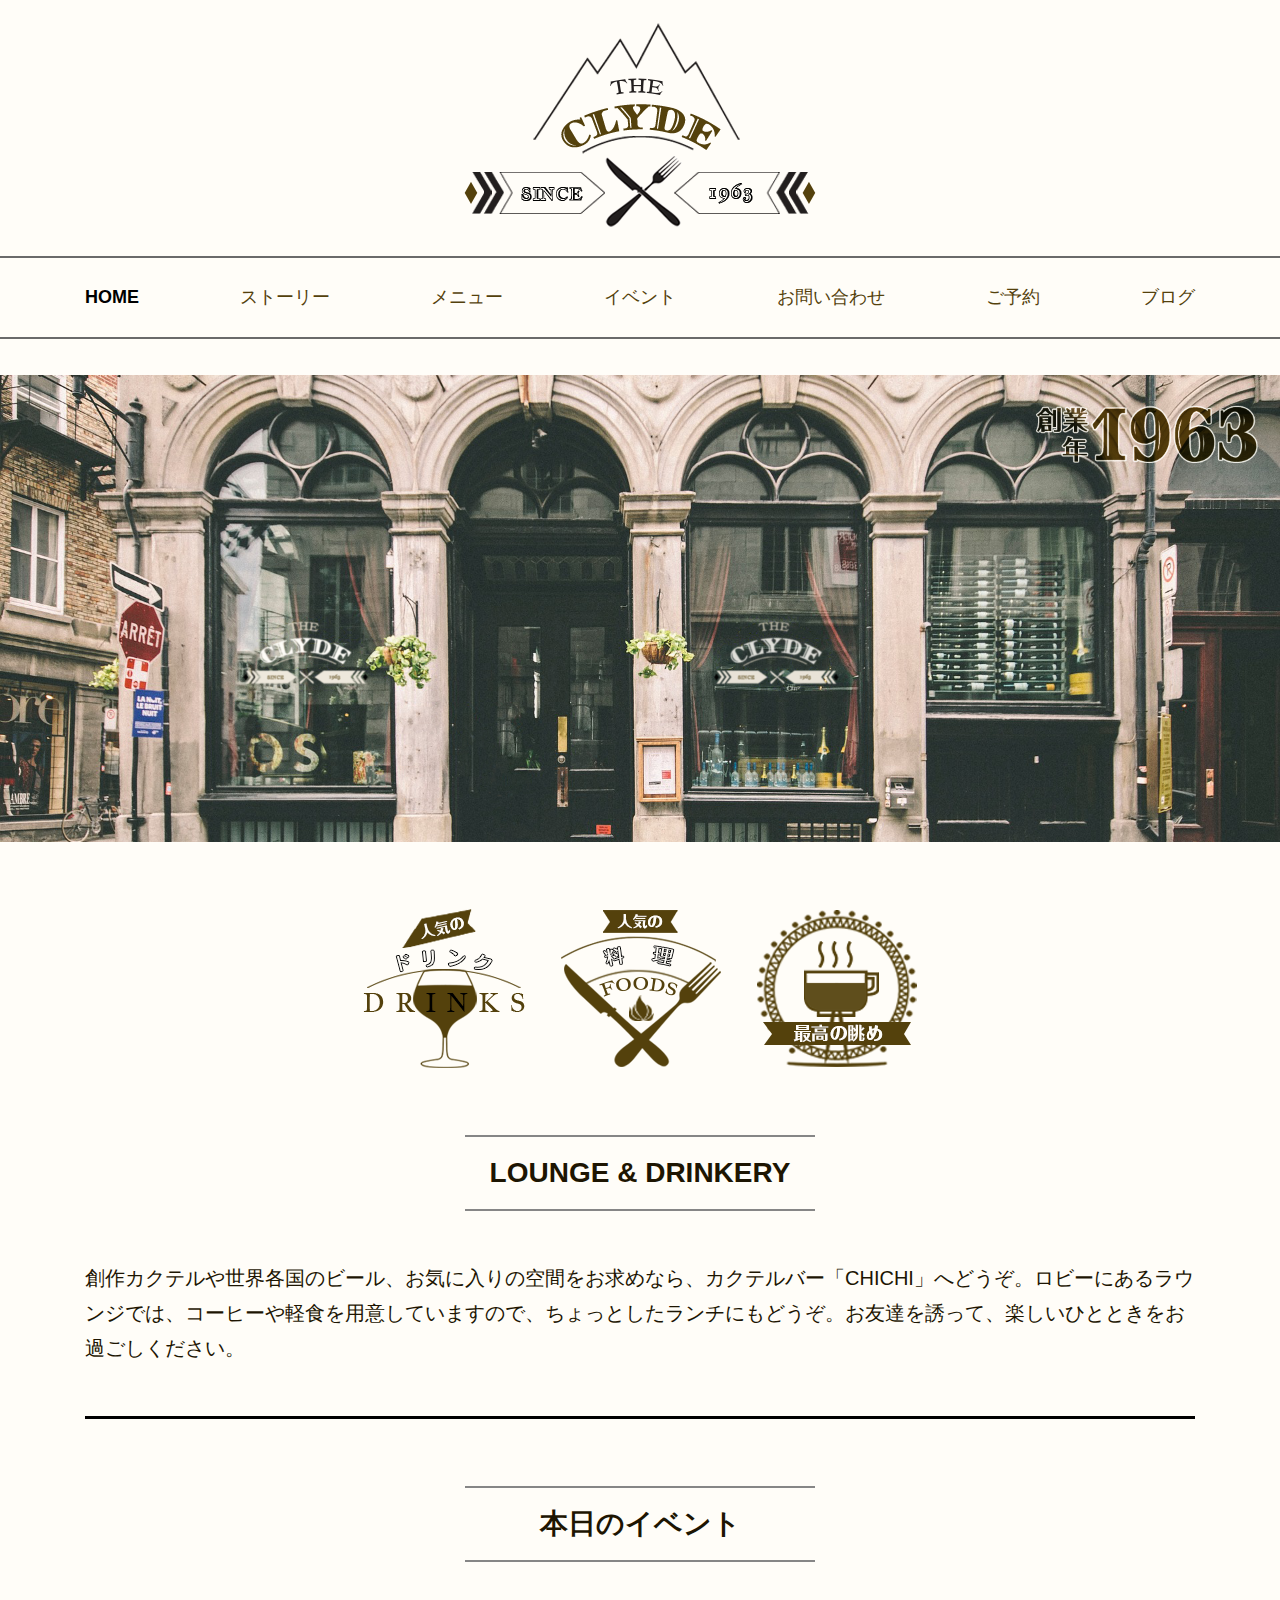
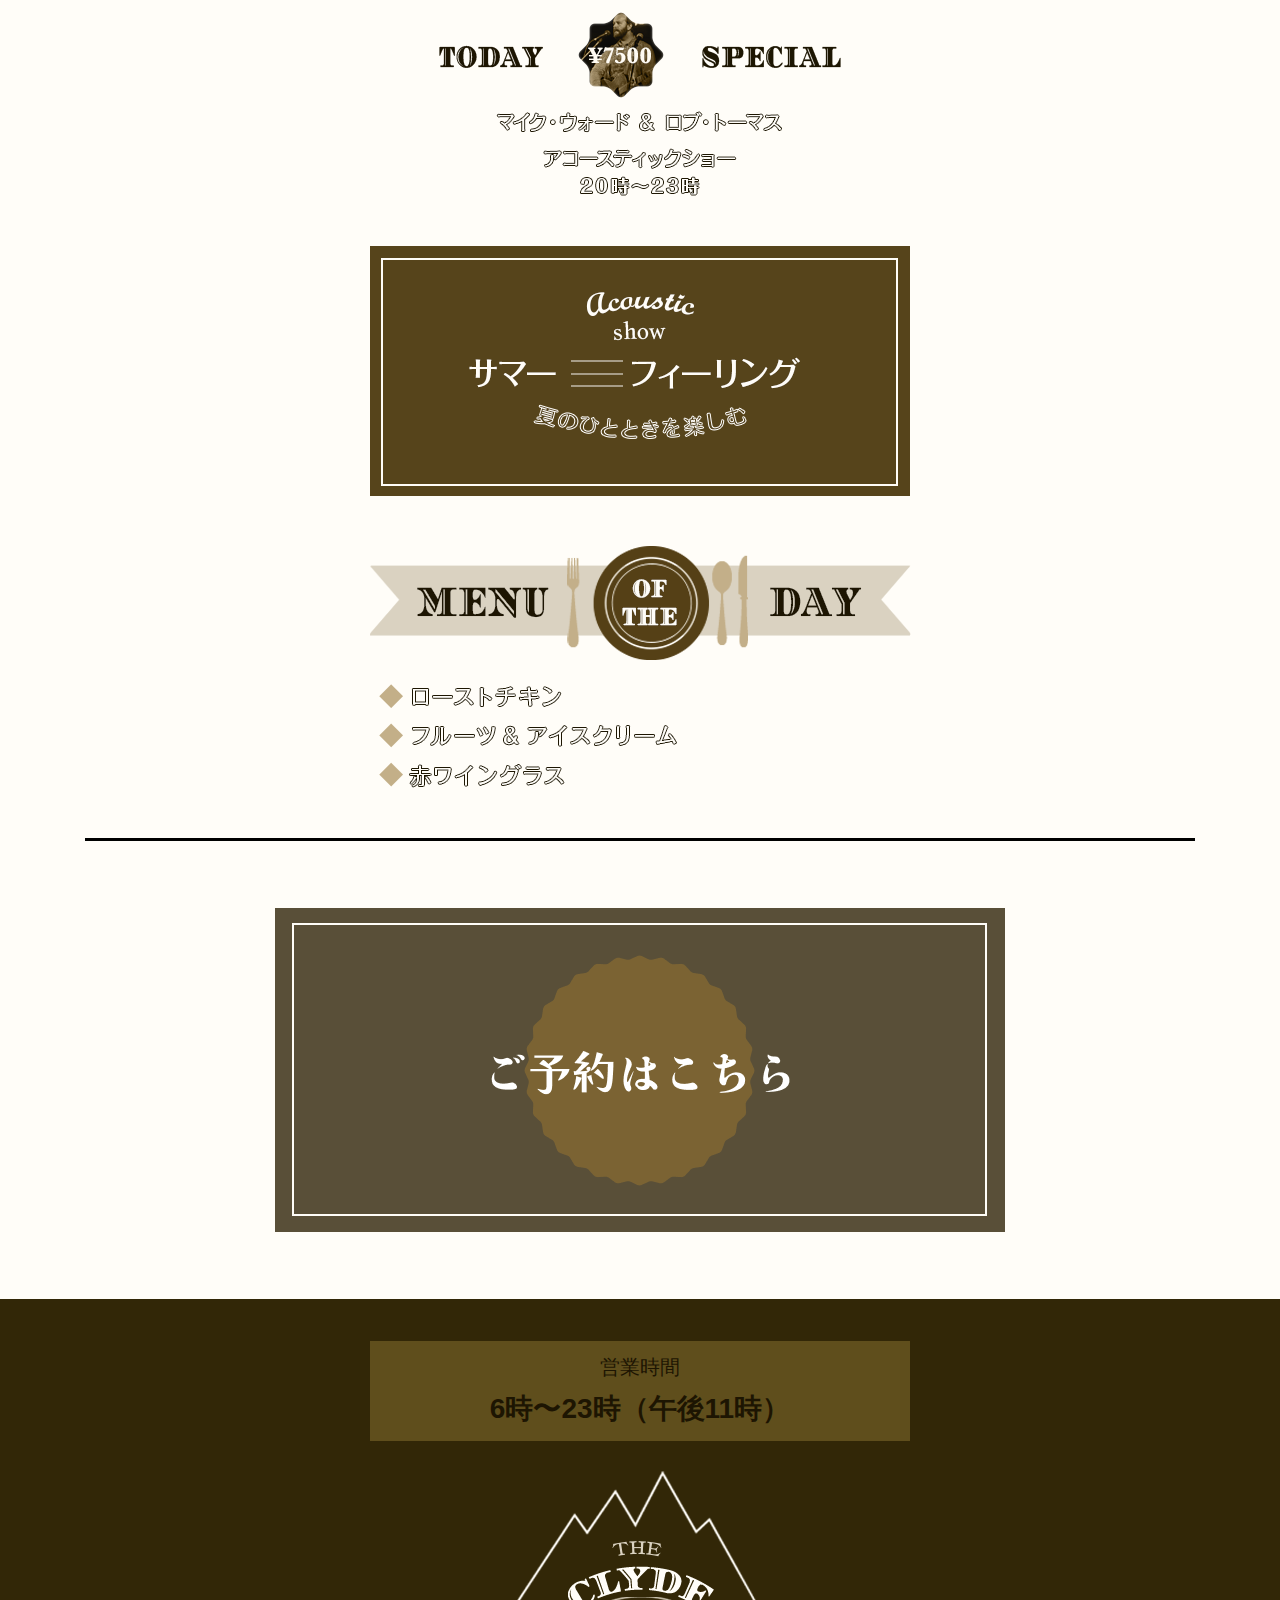
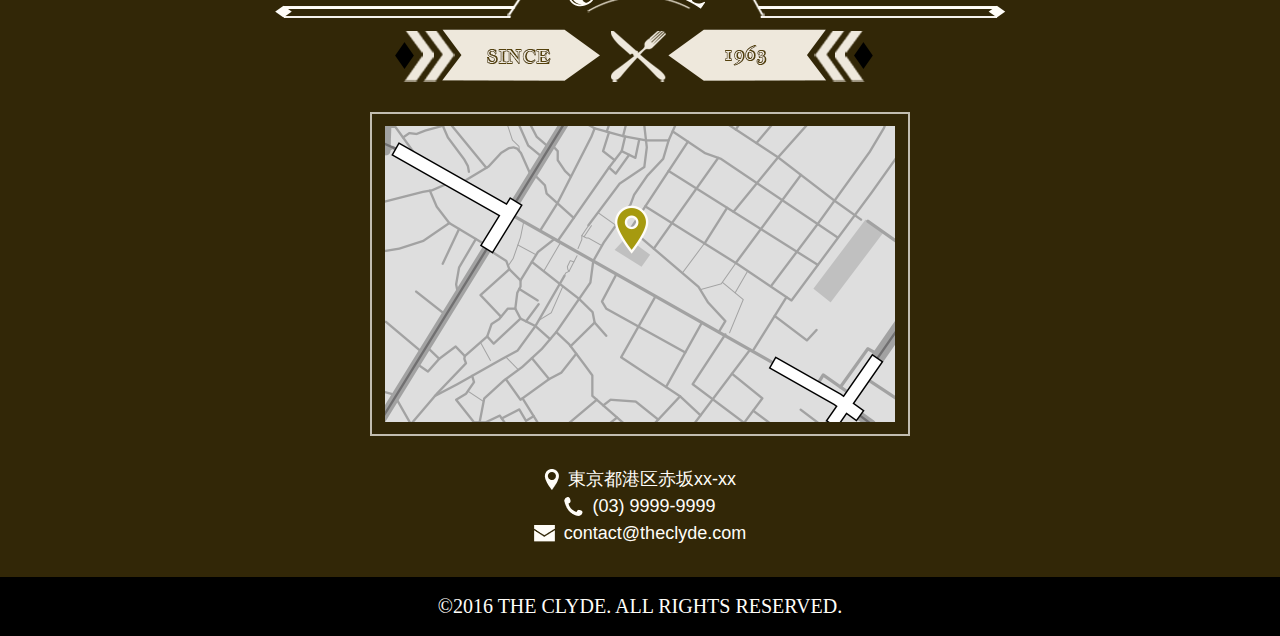
<file: index.html>
<!DOCTYPE html>
<html lang="ja">
<head>
  <meta charset="UTF-8">
  <title>The Clyde</title>
  <link rel="icon" href="favicon.png" type="image/png">
  <link rel="apple-touch-icon" href="favicon.png">
  <link rel="stylesheet" href="css/reset.css">
  <link rel="stylesheet" href="css/style.css">
</head>
<body>
  <header>
    <h1><a href="index.html"><img src="img/logo.png" alt="The Clyde"></a></h1>
    <nav>
      <ul>
        <li class="active"><a href="index.html">HOME</a></li>
        <li><a href="#">ストーリー</a></li>
        <li><a href="#">メニュー</a></li>
        <li><a href="#">イベント</a></li>
        <li><a href="#">お問い合わせ</a></li>
        <li><a href="#">ご予約</a></li>
        <li><a href="#">ブログ</a></li>
      </ul>
    </nav>
  </header>
  <p class="visual"><img src="img/since1963.png" alt="創業1963年"></p>
  <main>
    <section class="lounge">
      <ul>
        <li><img src="img/popular_drinks.png" alt="人気のドリンク"></li>
        <li><img src="img/popular_foods.png" alt="人気の料理"></li>
        <li><img src="img/perfect_views.png" alt="最高の眺め"></li>
      </ul>
      <h2>LOUNGE &amp; DRINKERY</h2>
      <p>創作カクテルや世界各国のビール、お気に入りの空間をお求めなら、カクテルバー「CHICHI」へどうぞ。ロビーにあるラウンジでは、コーヒーや軽食を用意していますので、ちょっとしたランチにもどうぞ。お友達を誘って、楽しいひとときをお過ごしください。</p>
    </section>
    <section class="event">
      <h2>本日のイベント</h2>
      <ul>
        <li><img src="img/today_special.png" alt="Today Special"></li>
        <li><img src="img/summer_feeling.png" alt="Accoustic show サマーフィーリング"></li>
        <li><img src="img/menu_day.png" alt="Menu of the day"></li>
      </ul>
    </section>
    <aside>
      <p><a href="#"><img src="img/reserve.png" alt="ご予約はこちら"></a></p>
    </aside>
  </main>
  <footer>
    <section>
      <h2>営業時間</h2>
      <p>6時〜23時（午後11時）</p>
    </section>
    <p class="map"><img src="img/footer_logo.png" alt="The Clyde"></p>
    <p class="map"><img src="img/map.png" alt="地図"></p>
    <address>
      <img src="img/map_icon.png" alt="">東京都港区赤坂xx-xx<br>
      <img src="img/tel_icon.png" alt="">(03) 9999-9999<br>
      <img src="img/email_icon.png" alt="">contact@theclyde.com
    </address>
    <p class="copyright"><small>&copy;2016 THE CLYDE. ALL RIGHTS RESERVED.</small></p>
  </footer>
</body>
</html>
</file>
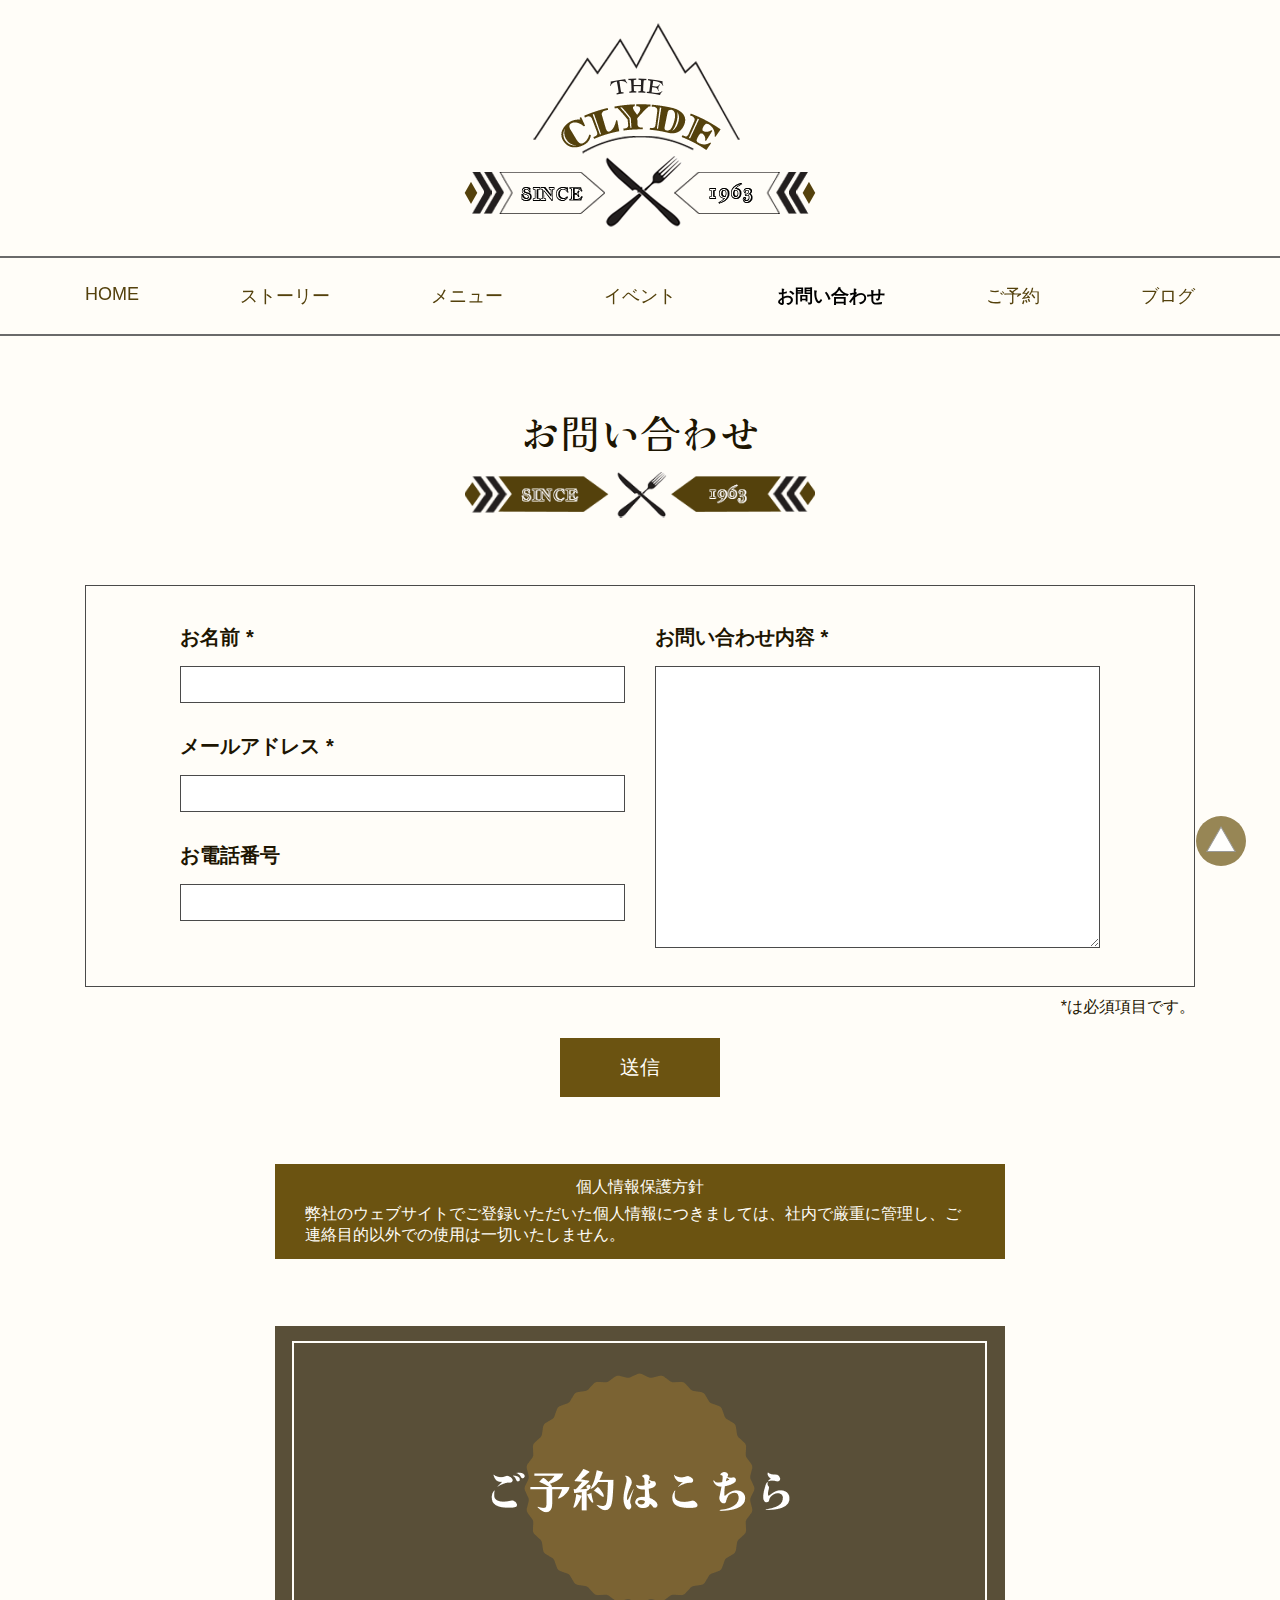
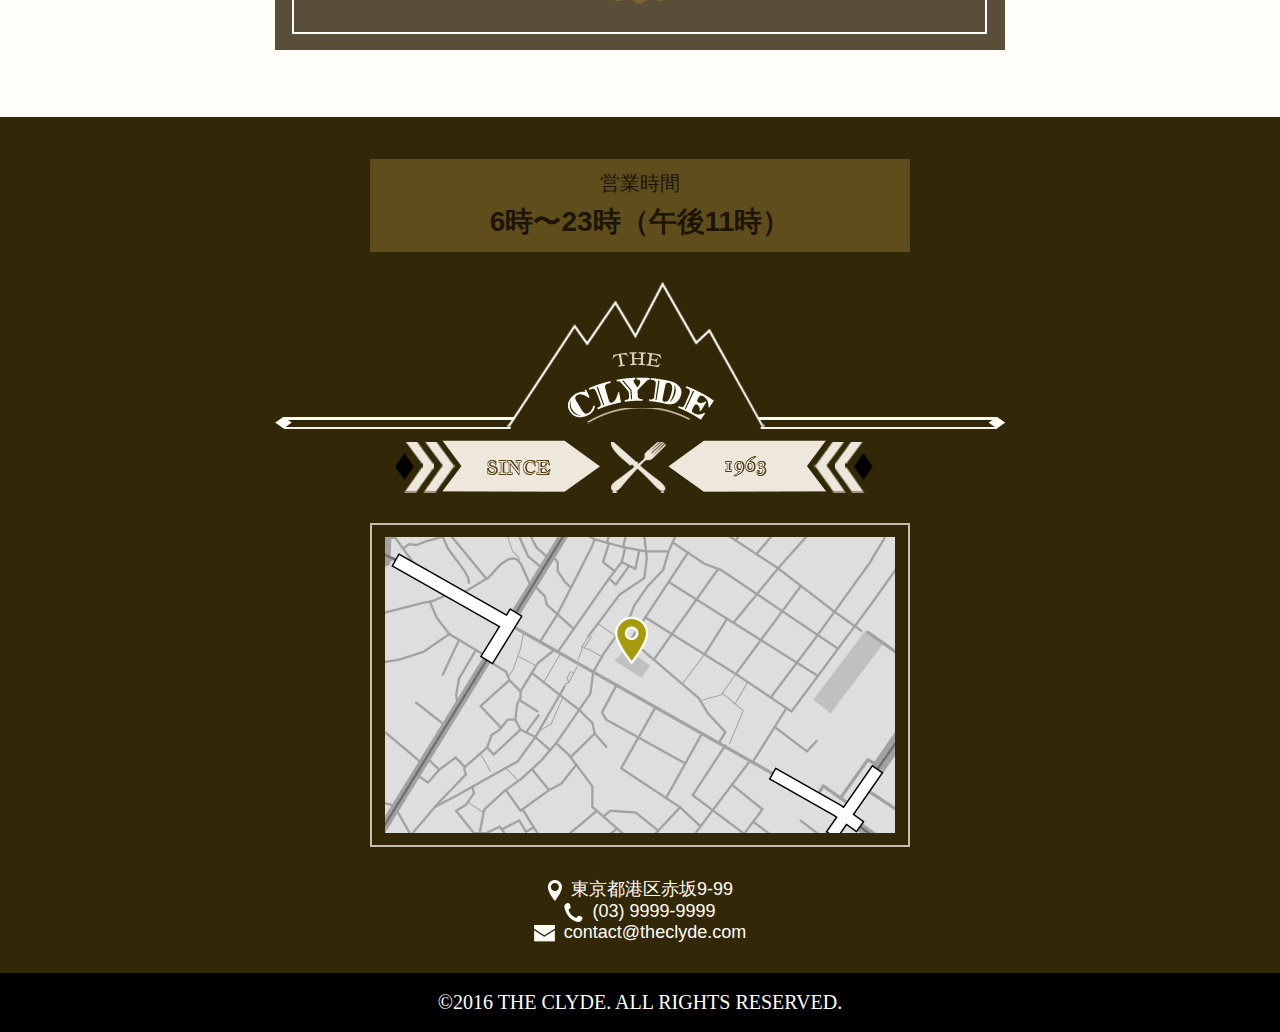
<file: contact.html>
<!DOCTYPE html>
<html lang="ja">
<head>
  <!-- Google Tag Manager -->
  <script>(function (w, d, s, l, i) {
      w[l] = w[l] || []; w[l].push({
        'gtm.start':
          new Date().getTime(), event: 'gtm.js'
      }); var f = d.getElementsByTagName(s)[0],
        j = d.createElement(s), dl = l != 'dataLayer' ? '&l=' + l : ''; j.async = true; j.src =
          'https://www.googletagmanager.com/gtm.js?id=' + i + dl; f.parentNode.insertBefore(j, f);
    })(window, document, 'script', 'dataLayer', 'GTM-KMJ772T6');</script>
  <!-- End Google Tag Manager -->
  <meta charset="UTF-8">
  <meta name="viewport" content="width=device-width,initial-scale=1.0">
  <meta name="robots" content="noindex, nofollow">
  <title>お問い合わせ - The Clyde</title>
  <link rel="icon" href="favicon.png" type="image/png">
  <link rel="apple-touch-icon" href="favicon.png">
  <link rel="stylesheet" href="css/reset.css">
  <link rel="stylesheet" href="css/contact.css">
</head>
<body id="top">
  <!-- Google Tag Manager (noscript) -->
  <noscript><iframe src="https://www.googletagmanager.com/ns.html?id=GTM-KMJ772T6" height="0" width="0" style="display:none;visibility:hidden"></iframe></noscript>
  <!-- End Google Tag Manager (noscript) -->
  <header>
    <h1><a href="index.html"><img src="img/logo.png" alt="The Clyde"></a></h1>
  </header>
  <nav>
    <ul class="container">
      <li><a href="index.html">HOME</a></li>
      <li><a href="#">ストーリー</a></li>
      <li><a href="menu.html">メニュー</a></li>
      <li><a href="#">イベント</a></li>
      <li class="active"><a href="contact.html">お問い合わせ</a></li>
      <li><a href="#">ご予約</a></li>
      <li><a href="#">ブログ</a></li>
    </ul>
  </nav>
  <main class="container">
    <article>
      <h1>お問い合わせ</h1>
      <form action="#" method="post">
        <div class="flex">
          <div class="left">
            <fieldset>
              <legend>お名前 *</legend>
              <p><input type="text" required></p>
            </fieldset>
            <fieldset>
              <legend>メールアドレス *</legend>
              <p><input type="email" required></p>
            </fieldset>
            <fieldset>
              <legend>お電話番号</legend>
              <p><input type="tel"></p>
            </fieldset>
          </div>
          <div class="right">
            <fieldset>
              <legend>お問い合わせ内容 *</legend>
              <p><textarea></textarea></p>
            </fieldset>
          </div>
        </div>
        <aside>
          <p>*は必須項目です。</p>
        </aside>
        <p><button>送信</button></p>
      </form>
      <section>
        <h2>個人情報保護方針</h2>
        <p>弊社のウェブサイトでご登録いただいた個人情報につきましては、社内で厳重に管理し、ご連絡目的以外での使用は一切いたしません。</p>
      </section>
    </article>
    <aside>
      <p><a href="#"><img src="img/reserve.png" alt="ご予約はこちら"></a></p>
    </aside>
  </main>
  <footer>
    <section>
      <h2>営業時間</h2>
      <p>6時〜23時（午後11時）</p>
    </section>
    <p class="map"><img src="img/footer_logo.png" alt="The Clyde"></p>
    <p class="map"><img src="img/map.png" alt="地図"></p>
    <address>
      <img src="img/map_icon.png" alt="">東京都港区赤坂9-99<br>
      <img src="img/tel_icon.png" alt="">(03) 9999-9999<br>
      <img src="img/email_icon.png" alt="">contact@theclyde.com
    </address>
    <p class="pagetop"><a href="#top"><img src="img/pagetop.svg" alt="ページトップへ"></a></p>
    <p class="copyright">
      <small>
        &copy;2016 THE CLYDE.
        <span>ALL RIGHTS RESERVED.</span>
      </small>
    </p>
  </footer>
</body>
</html>
</file>
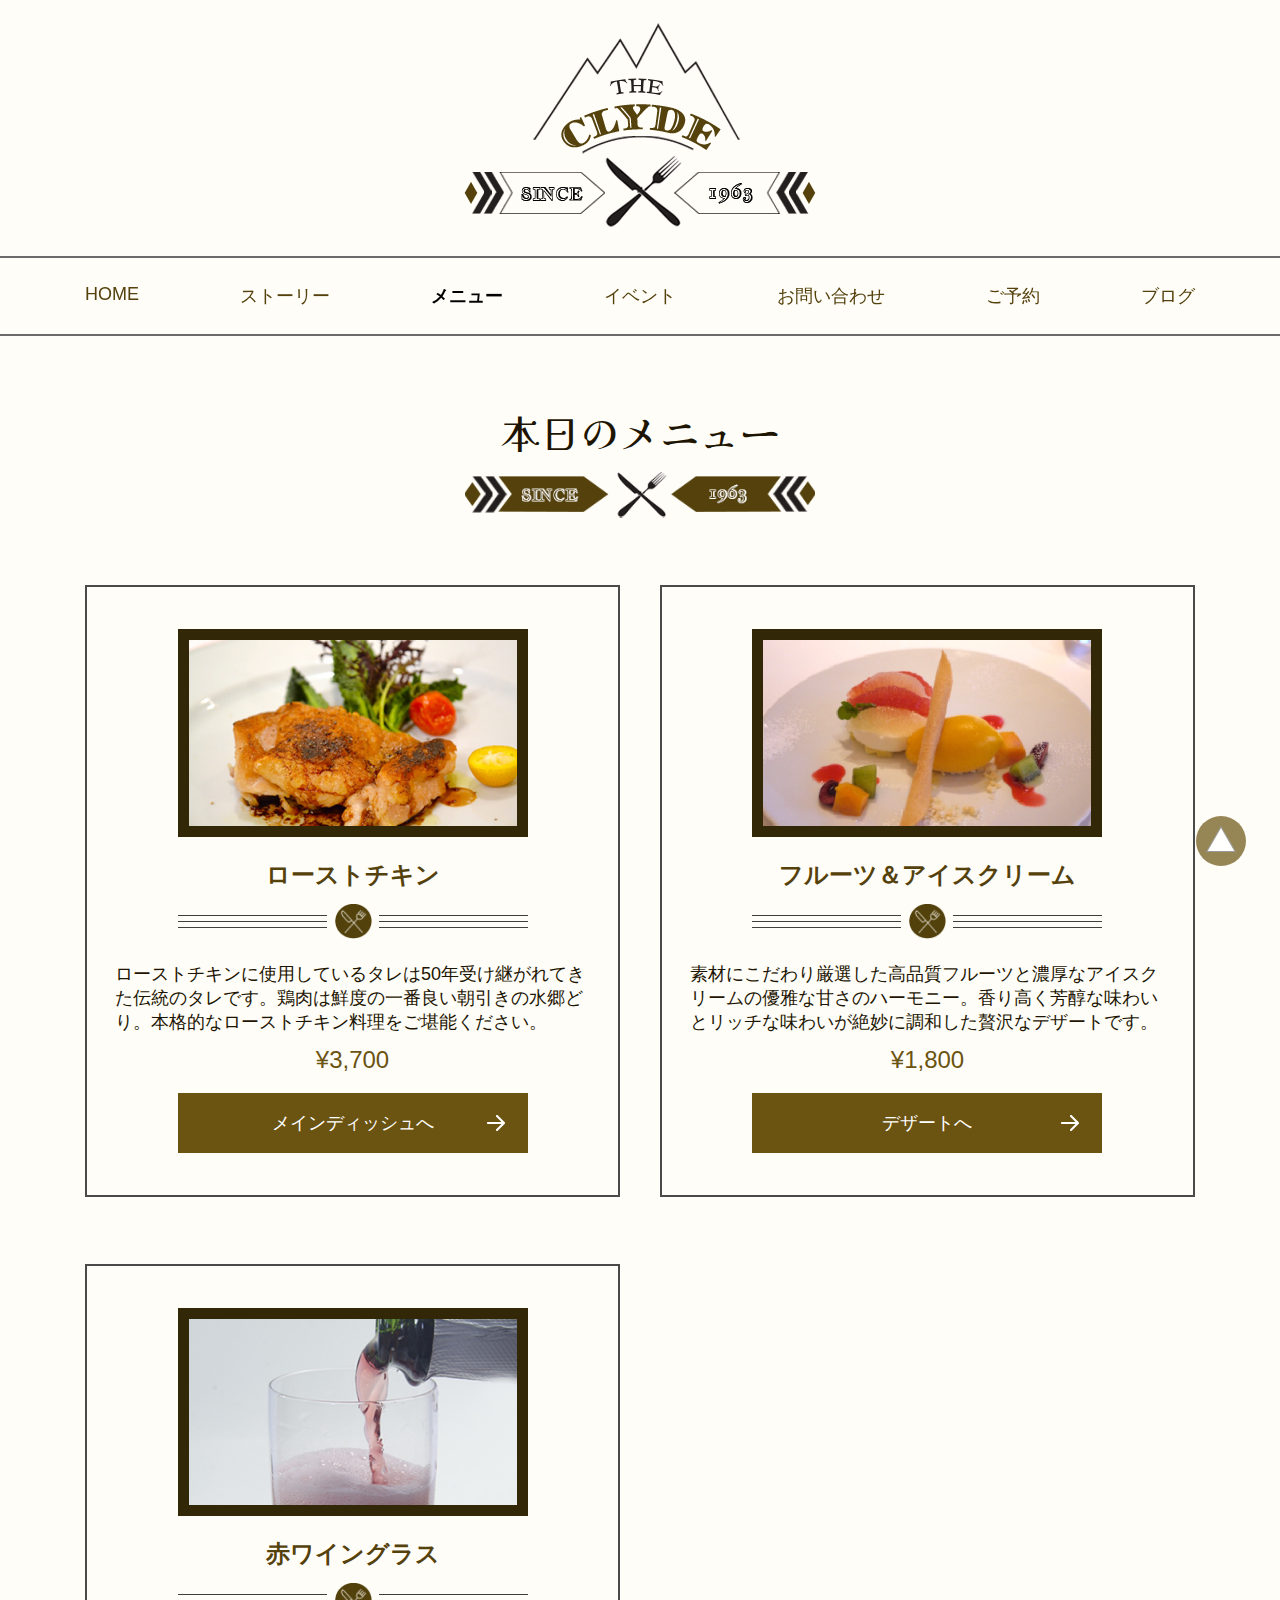
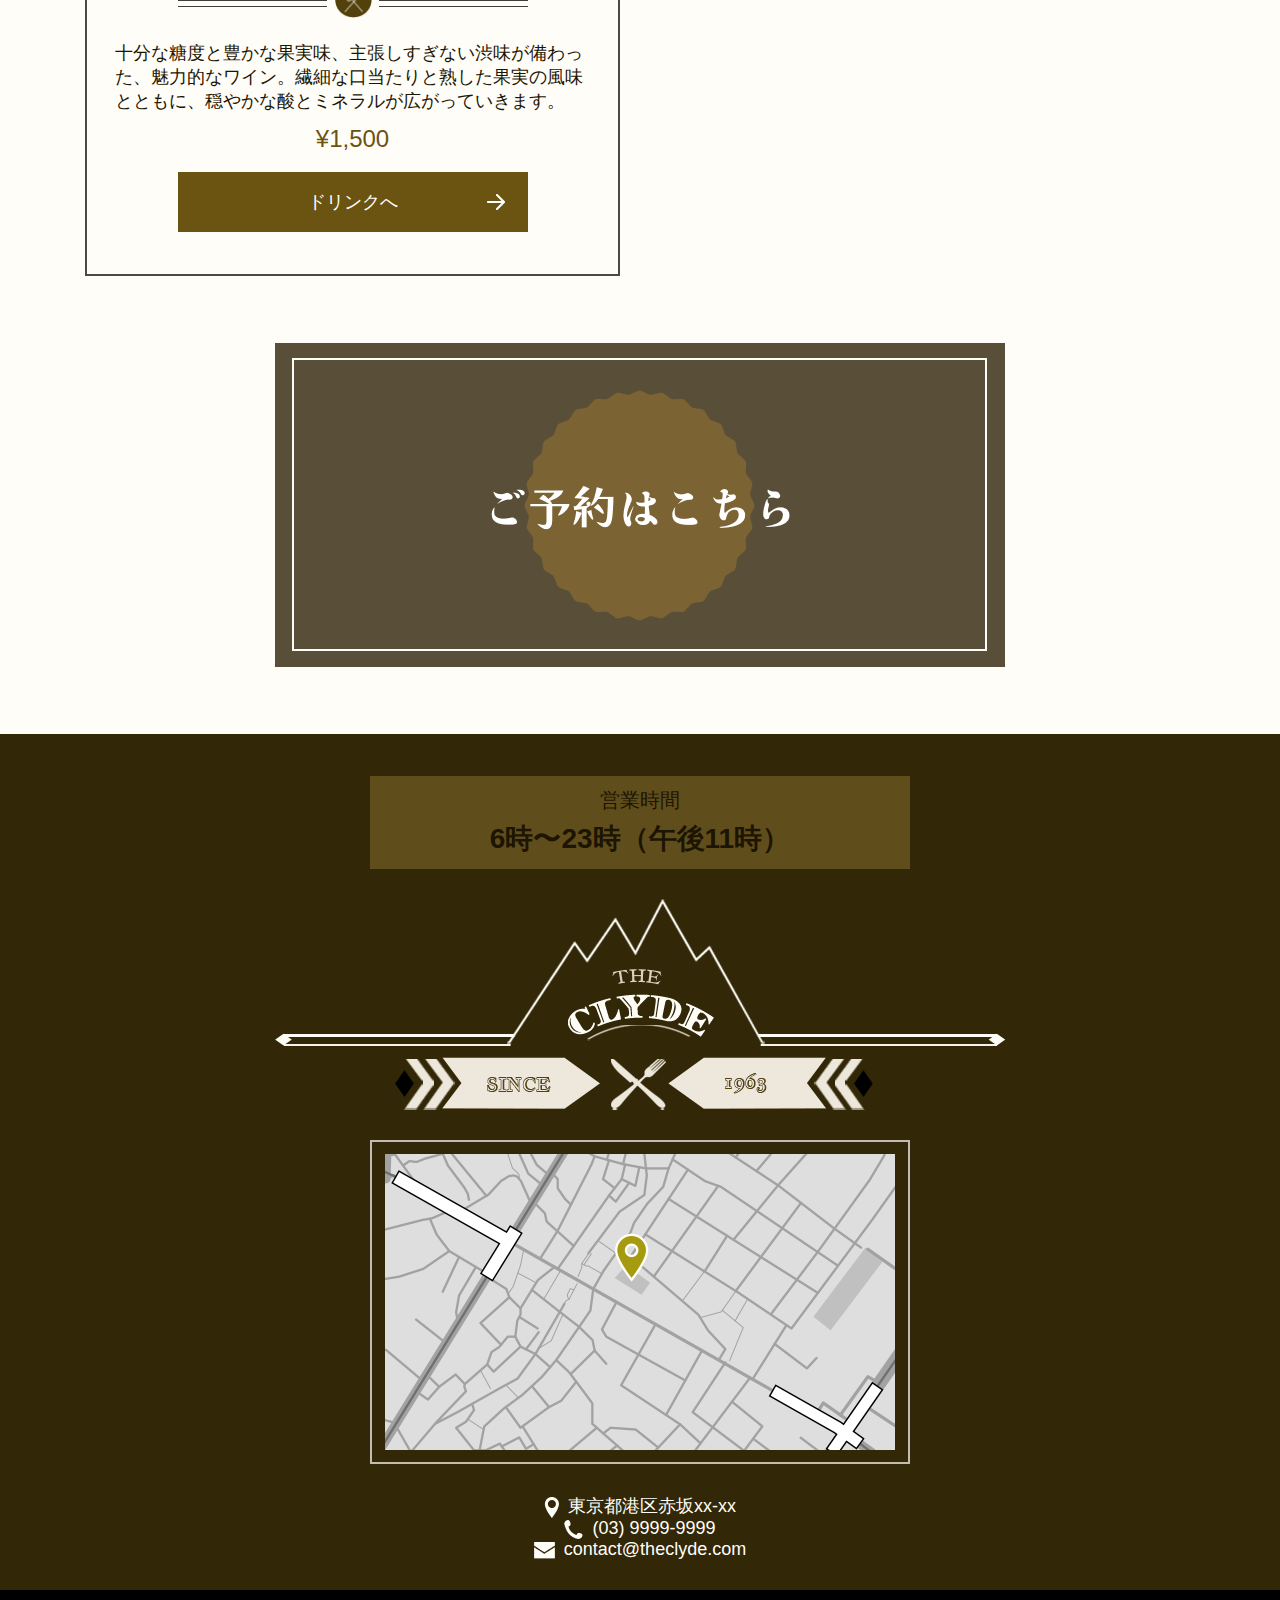
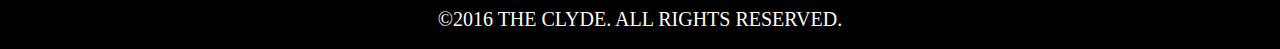
<file: menu.html>
<!DOCTYPE html>
<html lang="ja">
<head>
  <!-- Google Tag Manager -->
  <script>(function (w, d, s, l, i) {
      w[l] = w[l] || []; w[l].push({
        'gtm.start':
          new Date().getTime(), event: 'gtm.js'
      }); var f = d.getElementsByTagName(s)[0],
        j = d.createElement(s), dl = l != 'dataLayer' ? '&l=' + l : ''; j.async = true; j.src =
          'https://www.googletagmanager.com/gtm.js?id=' + i + dl; f.parentNode.insertBefore(j, f);
    })(window, document, 'script', 'dataLayer', 'GTM-KMJ772T6');</script>
  <!-- End Google Tag Manager -->
  <meta charset="UTF-8">
  <meta name="viewport" content="width=device-width, initial-scale=1.0">
  <meta name="robots" content="noindex, nofollow">
  <title>本日のメニュー - The Clyde</title>
  <link rel="icon" href="favicon.png" type="image/png">
  <link rel="apple-touch-icon" href="favicon.png">
  <link rel="stylesheet" href="css/reset.css">
  <link rel="stylesheet" href="css/menu.css">
</head>
<body id="top">
  <!-- Google Tag Manager (noscript) -->
  <noscript><iframe src="https://www.googletagmanager.com/ns.html?id=GTM-KMJ772T6" height="0" width="0" style="display:none;visibility:hidden"></iframe></noscript>
  <!-- End Google Tag Manager (noscript) -->
  <header>
    <h1><a href="index.html"><img src="img/logo.png" alt="The Clyde"></a></h1>
  </header>
  <nav>
    <ul class="container">
      <li><a href="index.html">HOME</a></li>
      <li><a href="#">ストーリー</a></li>
      <li class="active"><a href="menu.html">メニュー</a></li>
      <li><a href="#">イベント</a></li>
      <li><a href="contact.html">お問い合わせ</a></li>
      <li><a href="#">ご予約</a></li>
      <li><a href="#">ブログ</a></li>
    </ul>
  </nav>
  <main class="container">
    <article>
      <h1>本日のメニュー</h1>
      <div class="flex">
        <section>
          <p class="photo"><img src="img/chicken.jpg" alt="ローストチキン"></p>
          <h2>ローストチキン</h2>
          <p class="text">ローストチキンに使用しているタレは50年受け継がれてきた伝統のタレです。鶏肉は鮮度の一番良い朝引きの水郷どり。本格的なローストチキン料理をご堪能ください。</p>
          <p class="price">&yen;3,700</p>
          <p class="more"><a href="#">メインディッシュへ</a></p>
        </section>
        <section>
          <p class="photo"><img src="img/fruits.jpg" alt="フルーツ＆アイスクリーム"></p>
          <h2>フルーツ＆アイスクリーム</h2>
          <p class="text">素材にこだわり厳選した高品質フルーツと濃厚なアイスクリームの優雅な甘さのハーモニー。香り高く芳醇な味わいとリッチな味わいが絶妙に調和した贅沢なデザートです。</p>
          <p class="price">&yen;1,800</p>
          <p class="more"><a href="#">デザートへ</a></p>
        </section>
        <section>
          <p class="photo"><img src="img/wine.jpg" alt="赤ワイングラス"></p>
          <h2>赤ワイングラス</h2>
          <p class="text">十分な糖度と豊かな果実味、主張しすぎない渋味が備わった、魅力的なワイン。繊細な口当たりと熟した果実の風味とともに、穏やかな酸とミネラルが広がっていきます。</p>
          <p class="price">&yen;1,500</p>
          <p class="more"><a href="#">ドリンクへ</a></p>
        </section>
      </div>
    </article>
    <aside>
      <p><a href="#"><img src="img/reserve.png" alt="ご予約はこちら"></a></p>
    </aside>
  </main>
  <footer>
    <section>
      <h2>営業時間</h2>
      <p>6時〜23時（午後11時）</p>
    </section>
    <p class="map"><img src="img/footer_logo.png" alt="The Clyde"></p>
    <p class="map"><img src="img/map.png" alt="地図"></p>
    <address>
      <img src="img/map_icon.png" alt="">東京都港区赤坂xx-xx<br>
      <img src="img/tel_icon.png" alt="">(03) 9999-9999<br>
      <img src="img/email_icon.png" alt="">contact@theclyde.com
    </address>
    <p class="pagetop"><a href="#top"><img src="img/pagetop.svg" alt="ページトップへ"></a></p>
    <p class="copyright">
      <small>
        &copy;2016 THE CLYDE.
        <span>ALL RIGHTS RESERVED.</span>
      </small>
    </p>
  </footer>
</body>
</html>
</file>
<file: css/style.css>
body {
  color: #1d1502;
  font-size: 20px;
  font-family: "Hiragino Kaku Gothic Pro", Meiryo, Osaka, "MS PGothic", sans-serif;
  text-align: center;
  line-height: 1.5;
  background-color: #fffdf8;
}

a {
  color: inherit;
  text-decoration: none;
}

/*------------
Header
------------*/
/* サイト名 */
header h1 {
  padding-top: 23px;
  padding-bottom: 29px;
}

/* グローバルメニュー */
header nav {
  margin-bottom: 36px;
  padding-top: 26px;
  padding-bottom: 26px;
  color: #54410c;
  font-size: 18px;
  border-top: 2px solid #6a6a6a;
  border-bottom: 2px solid #6a6a6a;
}
header nav li {
  padding-left: 48px;
  padding-right: 48px;
  display: inline;
}
header nav li a:hover {
  text-decoration: underline;
  opacity: 0.7;
}
header nav li.active a {
  color: #000;
  font-weight: bold;
}

/*------------
メインビジュアル
------------*/
p.visual {
  padding-bottom: 67px;
}

/*------------
Main
------------*/
main {
  width: 1140px;
  margin-left: auto;
  margin-right: auto;
  padding-left: 15px;
  padding-right: 15px;
  padding-bottom: 67px;
}

/* セクション */
main section {
  margin-bottom: 67px;
  border-bottom: 3px solid #000;
}

/* 見出し共通 */
main section h2 {
  width: 350px;
  margin-left: auto;
  margin-right: auto;
  margin-bottom: 50px;
  padding-top: 15px;
  padding-bottom: 15px;
  font-size: 28px;
  font-weight: bold;
  border-top: 2px solid #868686;
  border-bottom: 2px solid #868686;
}

/* ラウンジ画像 */
main section.lounge ul {
  padding-bottom: 67px;
}
main section.lounge li {
  padding-left: 15px;
  padding-right: 15px;
  display: inline;
}

/* LOUNGE & DRINKERY 説明 */
main section.lounge p {
  padding-bottom: 50px;
  line-height: 35px;
  text-align: left;
}

/* イベント画像 */
main .event li {
  padding-bottom: 50px;
}

/* バナー */
main aside a:hover {
  opacity: 0.7;
}

/*------------
Footer
------------*/
footer {
  padding-top: 42px;
  background-color: #322707;
}

/* 営業時間 */
footer section {
  width: 540px;
  margin-left: auto;
  margin-right: auto;
  margin-bottom: 30px;
  padding-top: 11px;
  padding-bottom: 11px;
  background-color: #5f4e1c;
}
footer section h2 {
  padding-bottom: 6px;
}
footer section p {
  font-size: 28px;
  font-weight: bold;
}

/* ロゴ & 地図 */
footer p.map {
  padding-bottom: 30px;
}

/* 連絡先 */
footer address {
  padding-bottom: 30px;
  color: #fffdf8;
  font-size: 18px;
}
footer address img {
  padding-right: 9px;
}

/* Copyright */
footer p.copyright {
  padding-top: 18px;
  padding-bottom: 18px;
  color: #fffdf8;
  font-family: Georgia, "Times New Roman", Times, serif;
  line-height: 1.15;
  background-color: #000;
}
</file>
<file: css/contact.css>
@import url(common.css);

/*------------
お問い合わせ
------------*/
/* フォーム */
main form {
  padding-bottom: 67px;
}

/* FlexBox */
main form div.flex {
  padding: 38px 8.5%;
  margin-bottom: 10px;
  text-align: left;
  border: 1px solid #4a4a4a;
  display: flex;
  column-gap: 30px;
}

main form div.left,
main form div.right {
  flex: 1;
}

/* フィールドセット */
main form div.left fieldset {
  padding-bottom: 30px;
}
main form div.left fieldset:last-child {
  padding-bottom: 0;
}

/* ラベル */
main form legend {
  padding-bottom: 15px;
  font-weight: bold;
}

/* フォーム部品 */
input,
textarea {
  width: 100%;
  padding: 6px;
  border: 1px solid #4a4a4a;
  outline: none;
}
textarea {
  height: 282px;
  resize: vertical;
}
main form button {
  width: 160px;
  padding-top: 16px;
  padding-bottom: 16px;
  color: #fffdf8;
  background-color: #6b5311;
  border: none;
  cursor: pointer;
}
main form button:hover {
  opacity: 0.7;
}

/* 補足 */
main form aside {
  padding-bottom: 20px;
  font-size: 16px;
  text-align: right;
}

/* 個人情報保護方針 */
main section {
  max-width: 730px;
  margin-left: auto;
  margin-right: auto;
  margin-bottom: 67px;
  padding: 13px 30px;
  color: #fffdf8;
  font-size: 16px;
  background-color: #6b5311;
}
main section h2 {
  padding-bottom: 6px;
}
main section p {
  text-align: left;
}

/* レスポンシブ */
@media (max-width: 767px) {
  main form div.flex {
    padding: 28x;
    display: block;
  }
  main form div.left fieldset:last-child {
    padding-bottom: 30px;
  }
}
</file>
<file: css/menu.css>
@import url(common.css);

/*------------
メニュー
------------*/
/* FlexBox */
main .flex {
  display: flex;
  flex-wrap: wrap;
  justify-content: space-between;
}

/* メニューブロック */
main article section {
  margin-bottom: 67px;
  padding: 42px 28px;
  border: 2px solid #4a4a4a;
  flex-basis: 48.2%;
}

/* メニュー写真 */
main article p.photo {
  padding-bottom: 22px;
}

/* メニュー見出し */
main article h2 {
  margin-bottom: 23px;
  padding-bottom: 48px;
  color: #54410c;
  font-size: 24px;
  font-weight: bold;
  background-image: url(../img/line.png);
  background-repeat: no-repeat;
  background-position: center bottom;
}

/* メニュー説明 */
main article p.text {
  padding-bottom: 12px;
  font-size: 18px;
  text-align: left;
}

/* メニュー価格 */
main article p.price {
  padding-bottom: 19px;
  color: #6b5311;
  font-size: 24px;
}

/* リンクボタン */
main article p.more a {
  max-width: 350px;
  margin-left: auto;
  margin-right: auto;
  color: #fff;
  font-size: 18px;
  line-height: 60px;
  background-color: #6b5311;
  display: block;
  background-image: url(../img/arrow.png);
  background-repeat: no-repeat;
  background-position: right 23px center;
}
main article p.more a:hover {
  opacity: 0.7;
}

/* レスポンシブ */
@media (max-width: 991px) {
  main .flex {
    display: block;
  }
}
</file>
